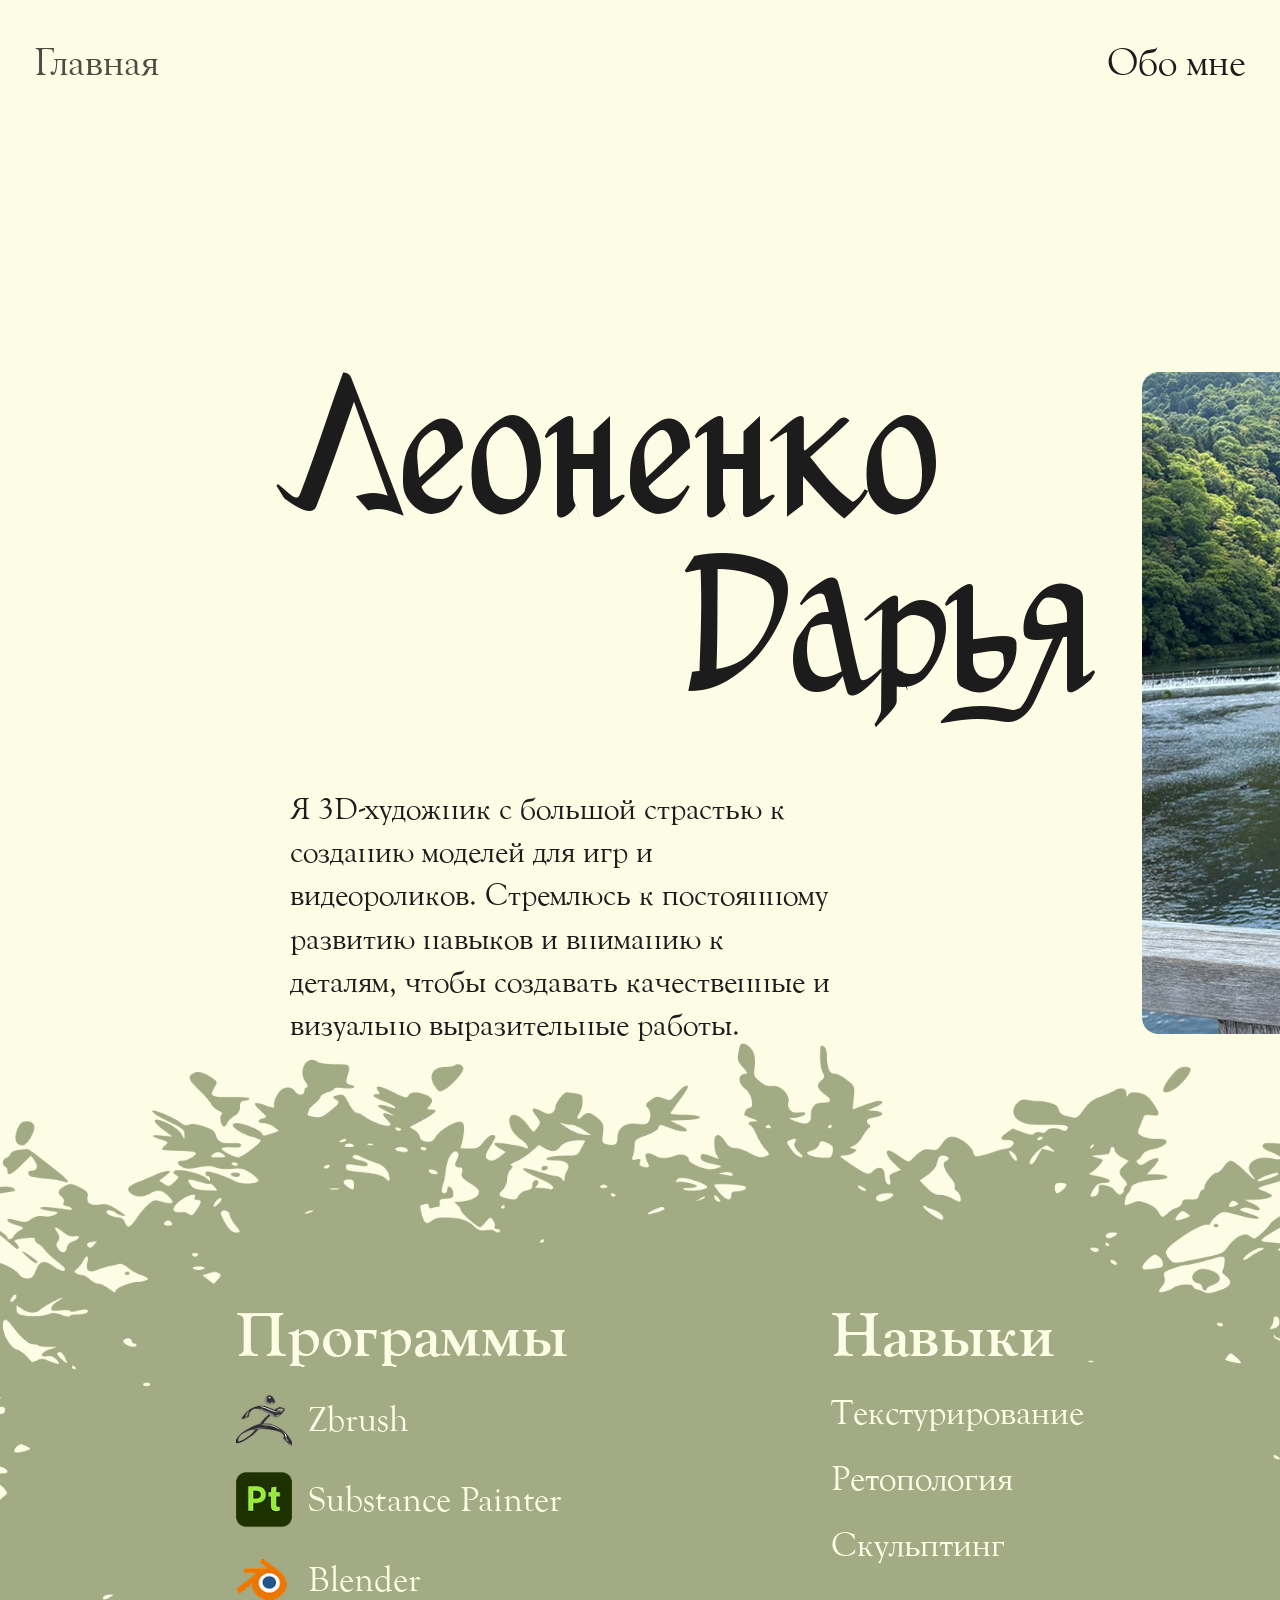
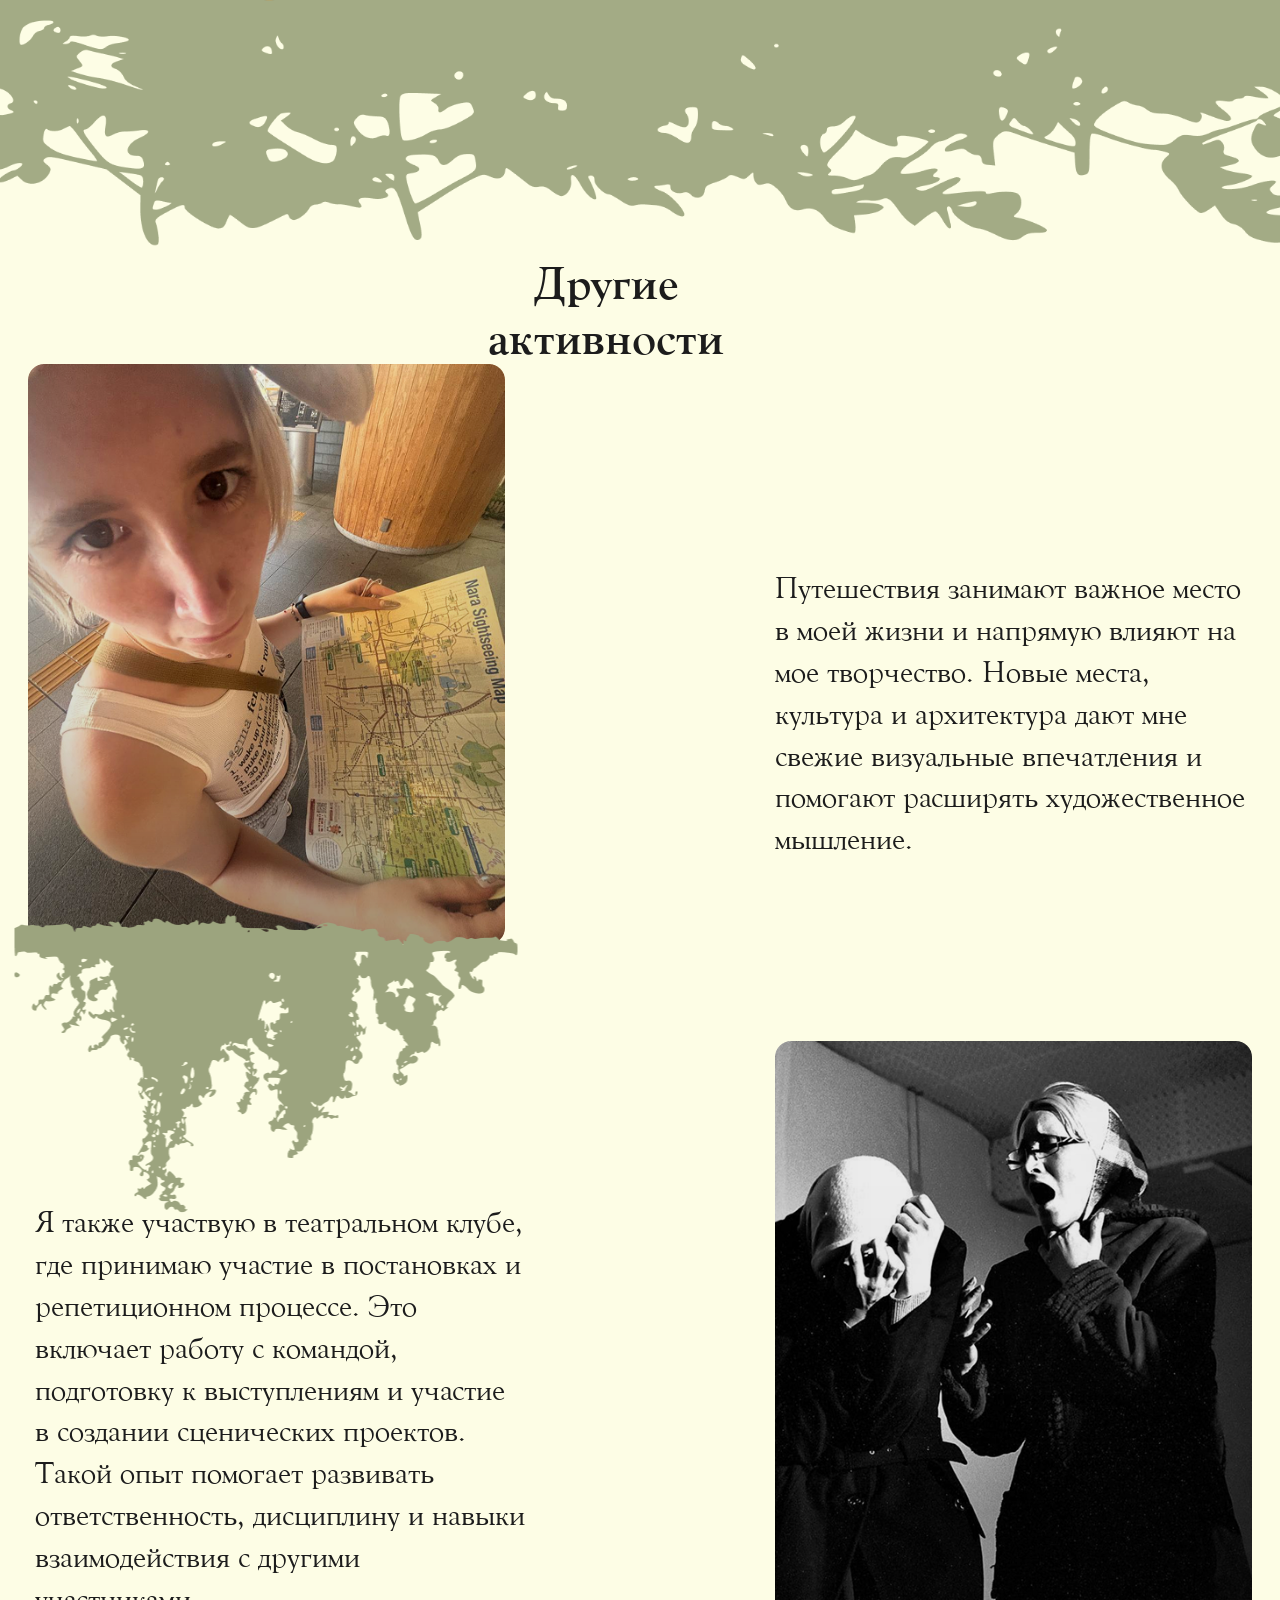
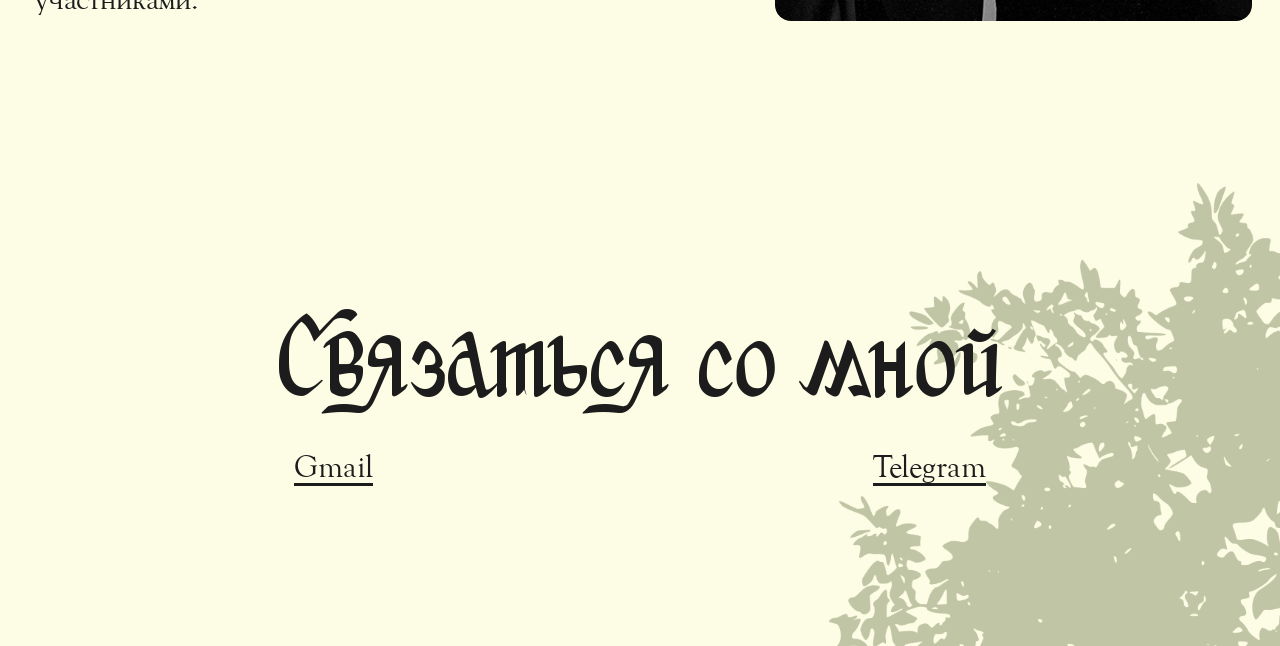
<file: about.html>
<!doctype html>
<html lang="ru">
  <head>
    <meta charset="UTF-8" />
    <meta name="viewport" content="width=device-width, initial-scale=1" />
    <title>Обо мне — Леоненко Дарья</title>
    <link rel="stylesheet" href="./styles.css" />
  </head>
  <body id="top">
    <header class="header">
      <nav class="nav" aria-label="Основная навигация">
        <a class="nav__link" href="./index.html">Главная</a>
        <div class="nav__title" aria-label="Профессия и имя">
          
        </div>
        <a class="nav__link nav__link--active" href="./about.html">Обо мне</a>
      </nav>
    </header>

    <div class="about-shell">
      <div class="tree-decor-wrap tree-decor-wrap--bg" aria-hidden="true">
        <img class="tree-decor tree-decor--4" src="./img/tree4.png" alt="" />
      </div>
      <main class="page page--about">
        <section class="about-hero" aria-label="О художнике">
          <h1 class="about-hero__name" aria-label="Леоненко Дарья">
            <span class="about-hero__name-line about-hero__name-line--top">Леоненко</span>
            <span class="about-hero__name-line about-hero__name-line--bottom">Дарья</span>
          </h1>
          <p class="about-hero__text">
            Я 3D-художник с большой страстью к созданию моделей для игр и видеороликов. Стремлюсь к постоянному развитию навыков и вниманию к деталям, чтобы создавать качественные и визуально выразительные работы.
          </p>
          <div class="about-hero__photo-wrap">
            <img
              class="about-hero__photo"
              src="./img/%D1%84%D0%BE%D1%82%D0%BE.png"
              alt="Портрет"
              width="544"
              height="662"
            />
          </div>
        </section>

        <section class="skills-band" aria-label="Программы и навыки">
          <div class="skills-band__column">
            <h2 class="skills-band__title">Программы</h2>
            <ul class="skills-list">
              <li>
                <span class="skills-list__icon skills-list__icon--zbrush" aria-hidden="true"></span>
                Zbrush
              </li>
              <li>
                <span class="skills-list__icon skills-list__icon--substance" aria-hidden="true"></span>
                Substance Painter
              </li>
              <li>
                <span class="skills-list__icon skills-list__icon--blender" aria-hidden="true"></span>
                Blender
              </li>
            </ul>
          </div>
          <div class="skills-band__column">
            <h2 class="skills-band__title">Навыки</h2>
            <ul class="skills-list">
              <li>Текстурирование</li>
              <li>Ретопология</li>
              <li>Скульптинг</li>
            </ul>
          </div>
        </section>

        <section class="activities activities--figma" aria-label="Другие активности">
          <div class="activities__canvas">
            <h2 class="activities__title">Другие активности</h2>

            <div class="activity-fig activity-fig--travel-media">
              <div class="activity-travel-wrap">
                <div class="activity__image activity__image--travel" role="img" aria-label="Путешествия"></div>
              </div>
            </div>

            <p class="activity-fig activity-fig--travel-copy">
              Путешествия занимают важное место в моей жизни и напрямую влияют на мое творчество. Новые места, культура и архитектура дают мне свежие визуальные впечатления и помогают расширять художественное мышление.
            </p>

            <div class="activity-fig activity-fig--theatre-decor" aria-hidden="true">
              <img
                class="activity-tree activity-tree--3"
                src="./img/tree3.png"
                alt=""
                aria-hidden="true"
              />
            </div>

            <div class="activity-fig activity-fig--theatre-media">
              <div class="activity__image activity__image--theatre" role="img" aria-label="Театральный клуб"></div>
            </div>

            <p class="activity-fig activity-fig--theatre-copy">
              Я также участвую в театральном клубе, где принимаю участие в постановках и репетиционном процессе. Это включает работу с командой, подготовку к выступлениям и участие в создании сценических проектов. Такой опыт помогает развивать ответственность, дисциплину и навыки взаимодействия с другими участниками.
            </p>
          </div>
        </section>

        <section class="contact contact--about" id="contact" aria-label="Связаться со мной">
          <h2 class="contact__title">Связаться со мной</h2>
          <div class="contact__links">
            <a class="contact__link" href="mailto:idashaleonenko@gmail.com">Gmail</a>
            <a class="contact__link" href="https://t.me/Difii" target="_blank" rel="noreferrer">Telegram</a>
          </div>
        </section>
      </main>
    </div>

    <a class="to-top to-top--about" href="#top" aria-label="Наверх">
      <img src="./img/up1.svg" alt="" width="53" height="126" decoding="async" />
      <span class="to-top__label">Наверх</span>
    </a>

    <script src="./script.js" defer></script>
  </body>
</html>
</file>
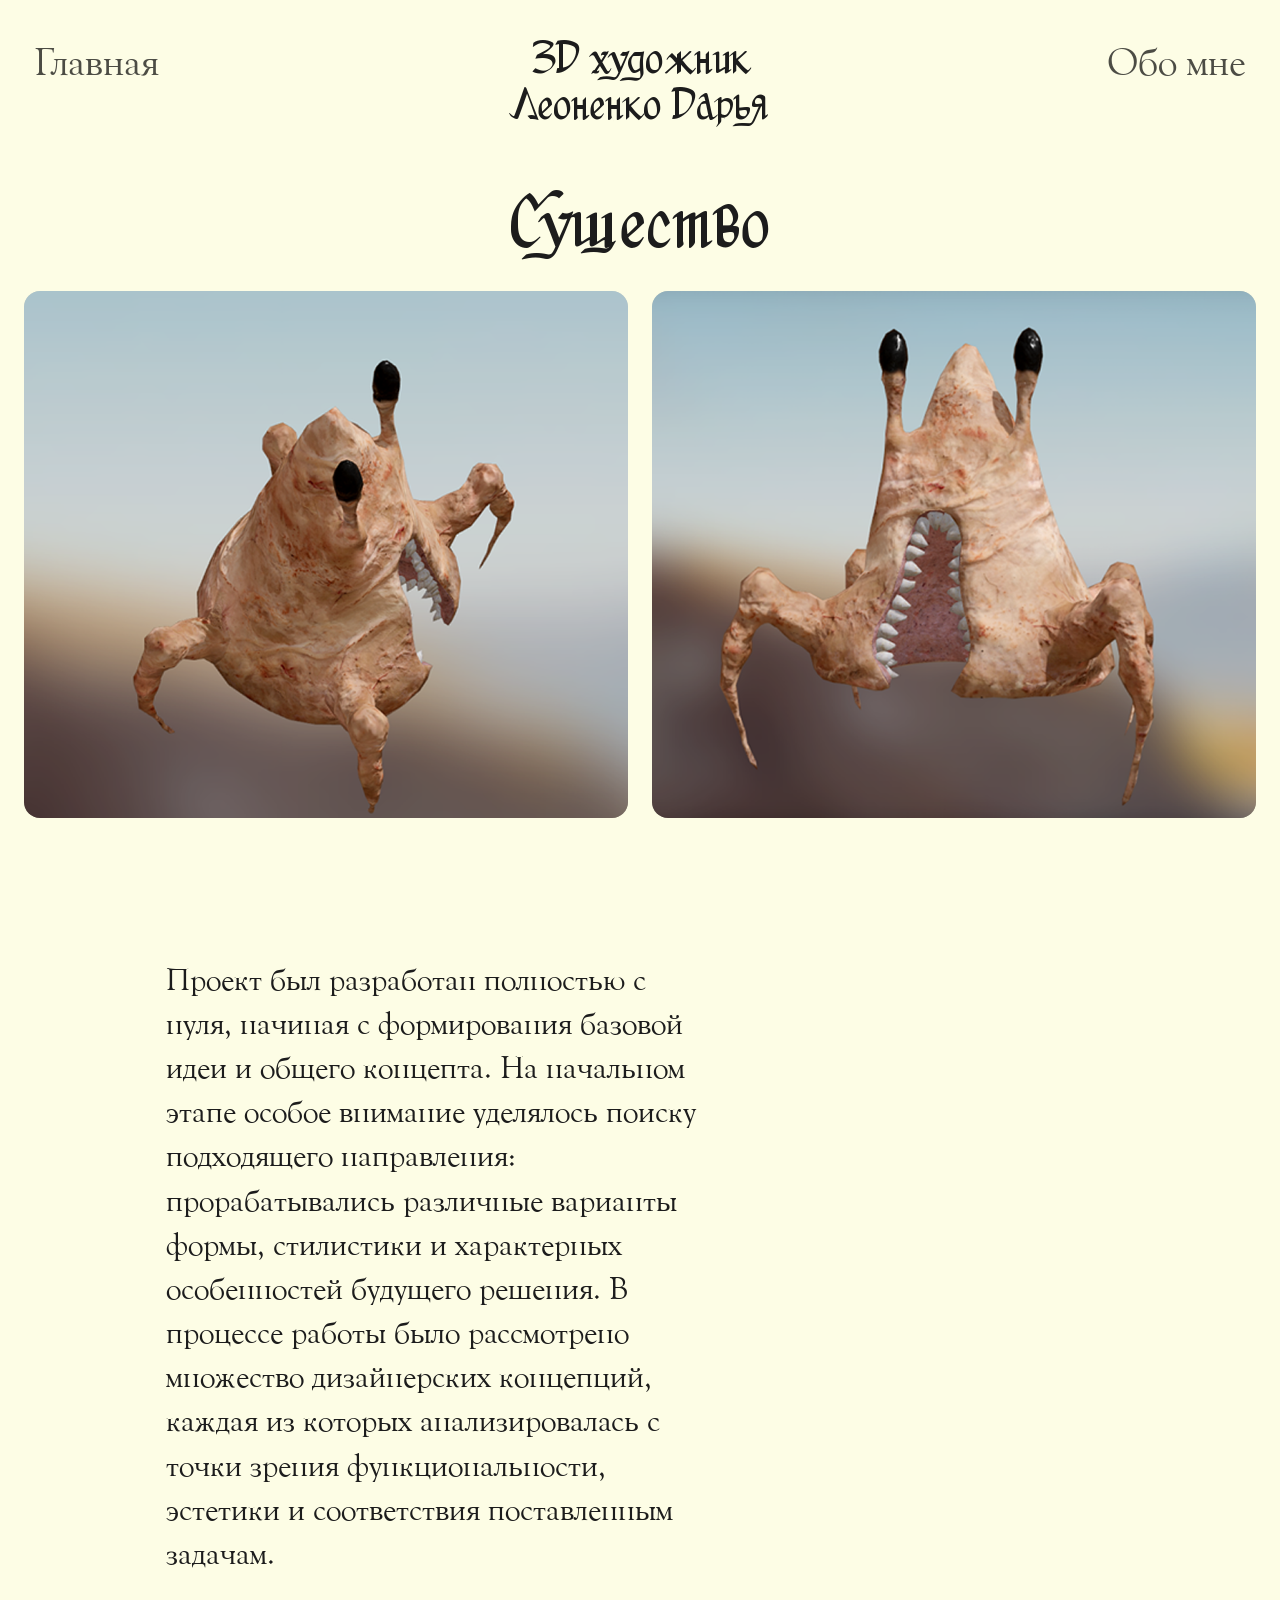
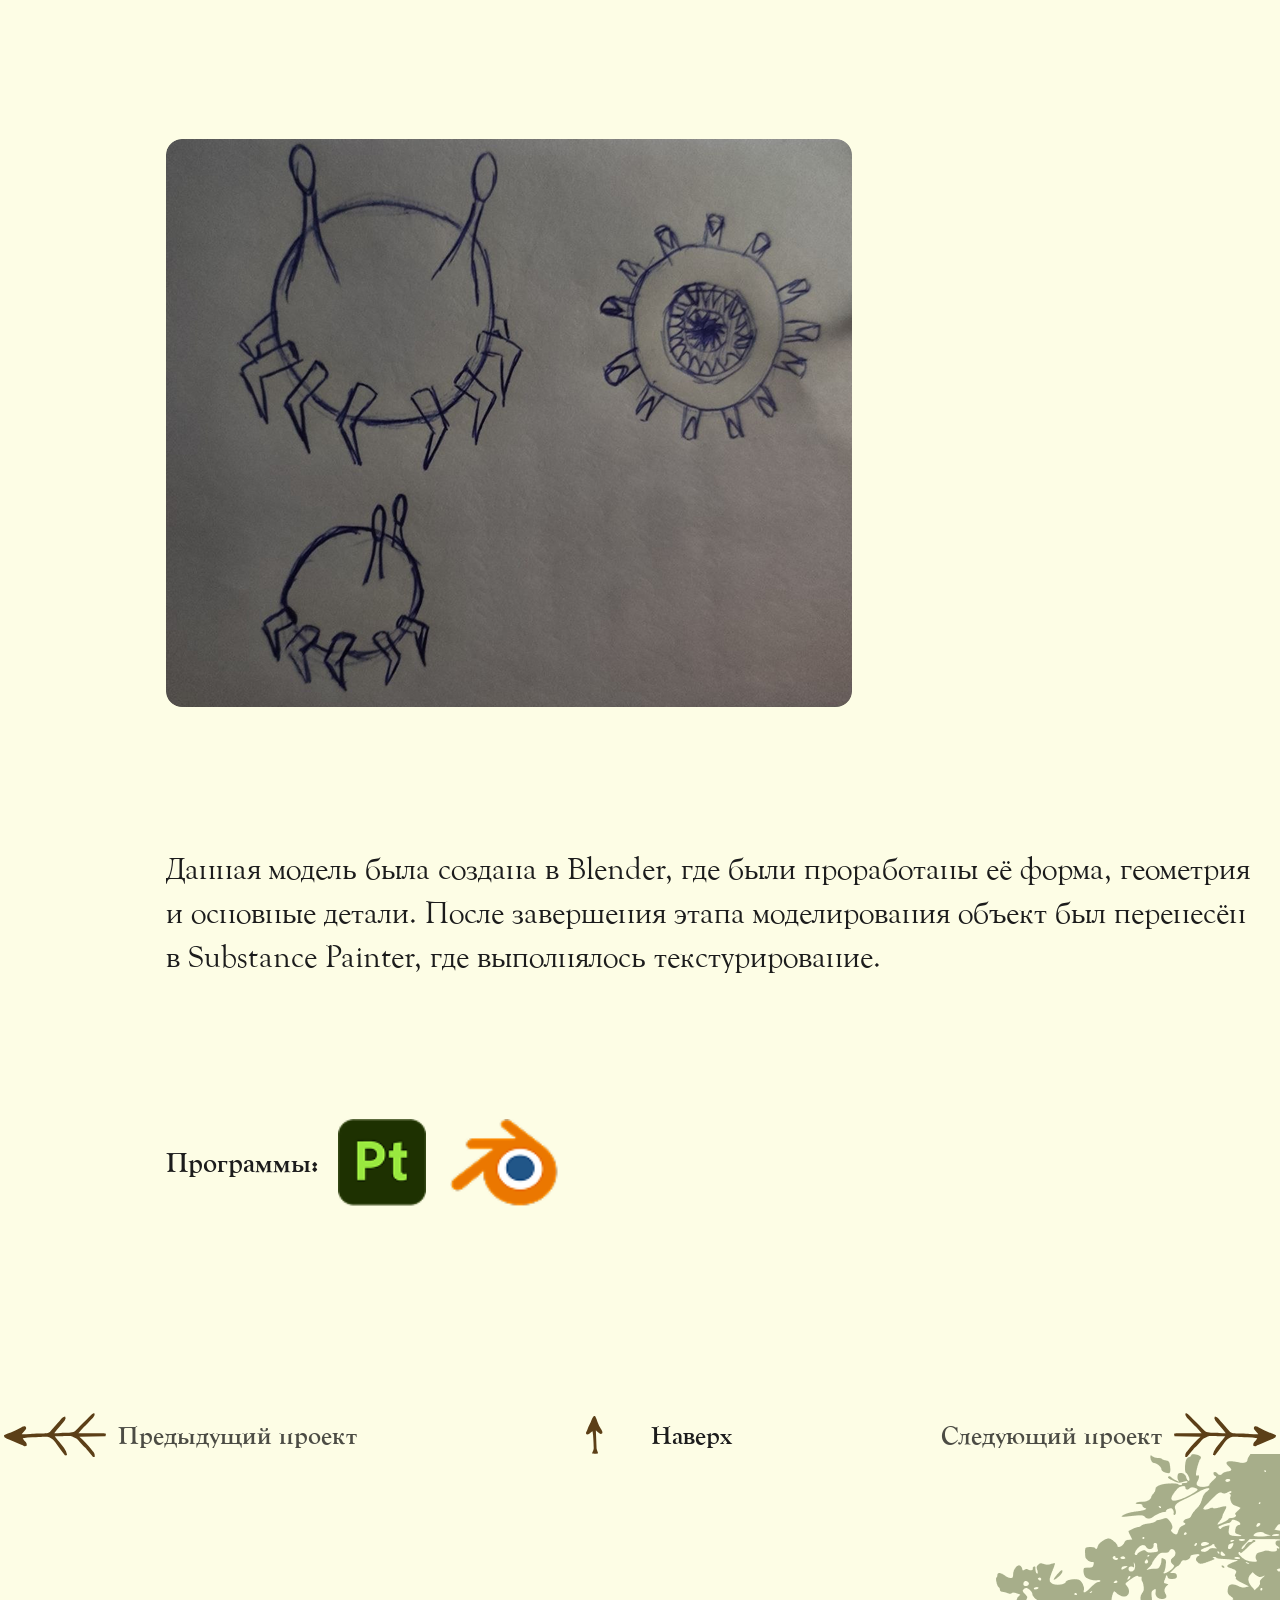
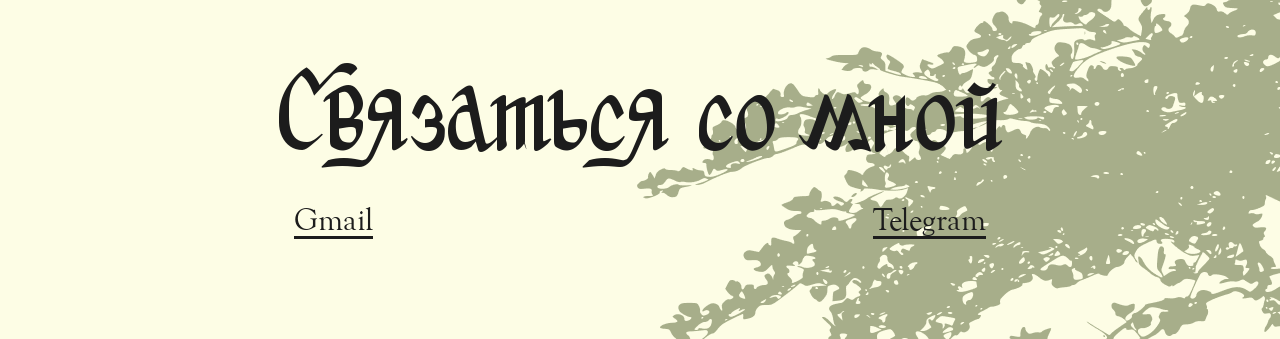
<file: creature.html>
<!doctype html>
<html lang="ru">
  <head>
    <meta charset="UTF-8" />
    <meta name="viewport" content="width=device-width, initial-scale=1" />
    <title>Существо — Леоненко Дарья</title>
    <link rel="stylesheet" href="./styles.css" />
  </head>
  <body id="top" class="body--creature">
    <header class="header">
      <nav class="nav" aria-label="Основная навигация">
        <a class="nav__link" href="./index.html">Главная</a>
        <div class="nav__title" aria-label="Профессия и имя">
          3D художник<br />
          Леоненко Дарья
        </div>
        <a class="nav__link" href="./about.html">Обо мне</a>
      </nav>
    </header>

    <div class="creature-shell">
      <div class="trees trees--punk" aria-hidden="true">
        <img class="tree tree--punk5" src="./img/tree5.png" alt="" />
      </div>

      <main class="page page--creature" aria-label="Кейс: Существо">
        <div class="creature-main">
          <h1 class="creature-main__title font-display">Существо</h1>

          <div class="creature-main__track">
            <div class="creature-main__row--2">
              <img
                class="creature-main__photo creature-main__photo--hero"
                src="./img/%D1%81%D1%83%D1%89%D0%B5%D1%81%D1%82%D0%B2%D0%BE1.png"
                alt=""
                width="828"
                height="722"
                loading="lazy"
                decoding="async"
              />
              <img
                class="creature-main__photo creature-main__photo--hero"
                src="./img/%D1%81%D1%83%D1%89%D0%B5%D1%81%D1%82%D0%B2%D0%BE2.png"
                alt=""
                width="828"
                height="722"
                loading="lazy"
                decoding="async"
              />
            </div>

            <div class="creature-main__split">
              <div class="creature-main__split-text">
                <p class="creature-main__text">
                  Проект был разработан полностью с нуля, начиная с формирования базовой идеи и общего
                  концепта. На начальном этапе особое внимание уделялось поиску подходящего направления:
                  прорабатывались различные варианты формы, стилистики и характерных особенностей будущего
                  решения. В процессе работы было рассмотрено множество дизайнерских концепций, каждая из
                  которых анализировалась с точки зрения функциональности, эстетики и соответствия
                  поставленным задачам.
                </p>
              </div>
              <img
                class="creature-main__photo creature-main__photo--side"
                src="./img/ref_creature.png"
                alt=""
                width="686"
                height="568"
                loading="lazy"
                decoding="async"
              />
            </div>

            <div class="creature-main__text--wide">
              <p class="creature-main__text">
                Данная модель была создана в Blender, где были проработаны её форма, геометрия и основные
                детали. После завершения этапа моделирования объект был перенесён в Substance Painter, где
                выполнялось текстурирование.
              </p>
            </div>

            <section class="creature-main__programs" aria-label="Программы">
              <h2 class="creature-main__programs-title font-bold">Программы:</h2>
              <div class="creature-main__icons">
                <img src="./img/substance.png" alt="" width="88" height="88" decoding="async" />
                <img src="./img/blender.png" alt="" width="118" height="88" decoding="async" />
              </div>
            </section>
          </div>
        </div>

        <nav class="punk-project-nav" aria-label="Навигация по проектам">
          <a class="punk-project-nav__link" href="./punk.html">
            <img src="./img/left.svg" alt="" width="126" height="53" decoding="async" />
            <span class="punk-project-nav__label">Предыдущий проект</span>
          </a>
          <a class="punk-project-nav__link punk-project-nav__link--center" href="#top">
            <img
              class="punk-project-nav__up-icon"
              src="./img/up.svg"
              alt=""
              width="92"
              height="38"
              decoding="async"
            />
            <span class="punk-project-nav__label">Наверх</span>
          </a>
          <a class="punk-project-nav__link punk-project-nav__link--next" href="./kolba.html">
            <span class="punk-project-nav__label">Следующий проект</span>
            <img src="./img/right.svg" alt="" width="126" height="53" decoding="async" />
          </a>
        </nav>

        <section class="contact" id="contact" aria-label="Связаться со мной">
          <h2 class="contact__title">Связаться со мной</h2>
          <div class="contact__links">
            <a class="contact__link" href="mailto:idashaleonenko@gmail.com">Gmail</a>
            <a class="contact__link" href="https://t.me/Difii" target="_blank" rel="noreferrer"
              >Telegram</a
            >
          </div>
        </section>
      </main>
    </div>

    <script src="./script.js" defer></script>
  </body>
</html>
</file>
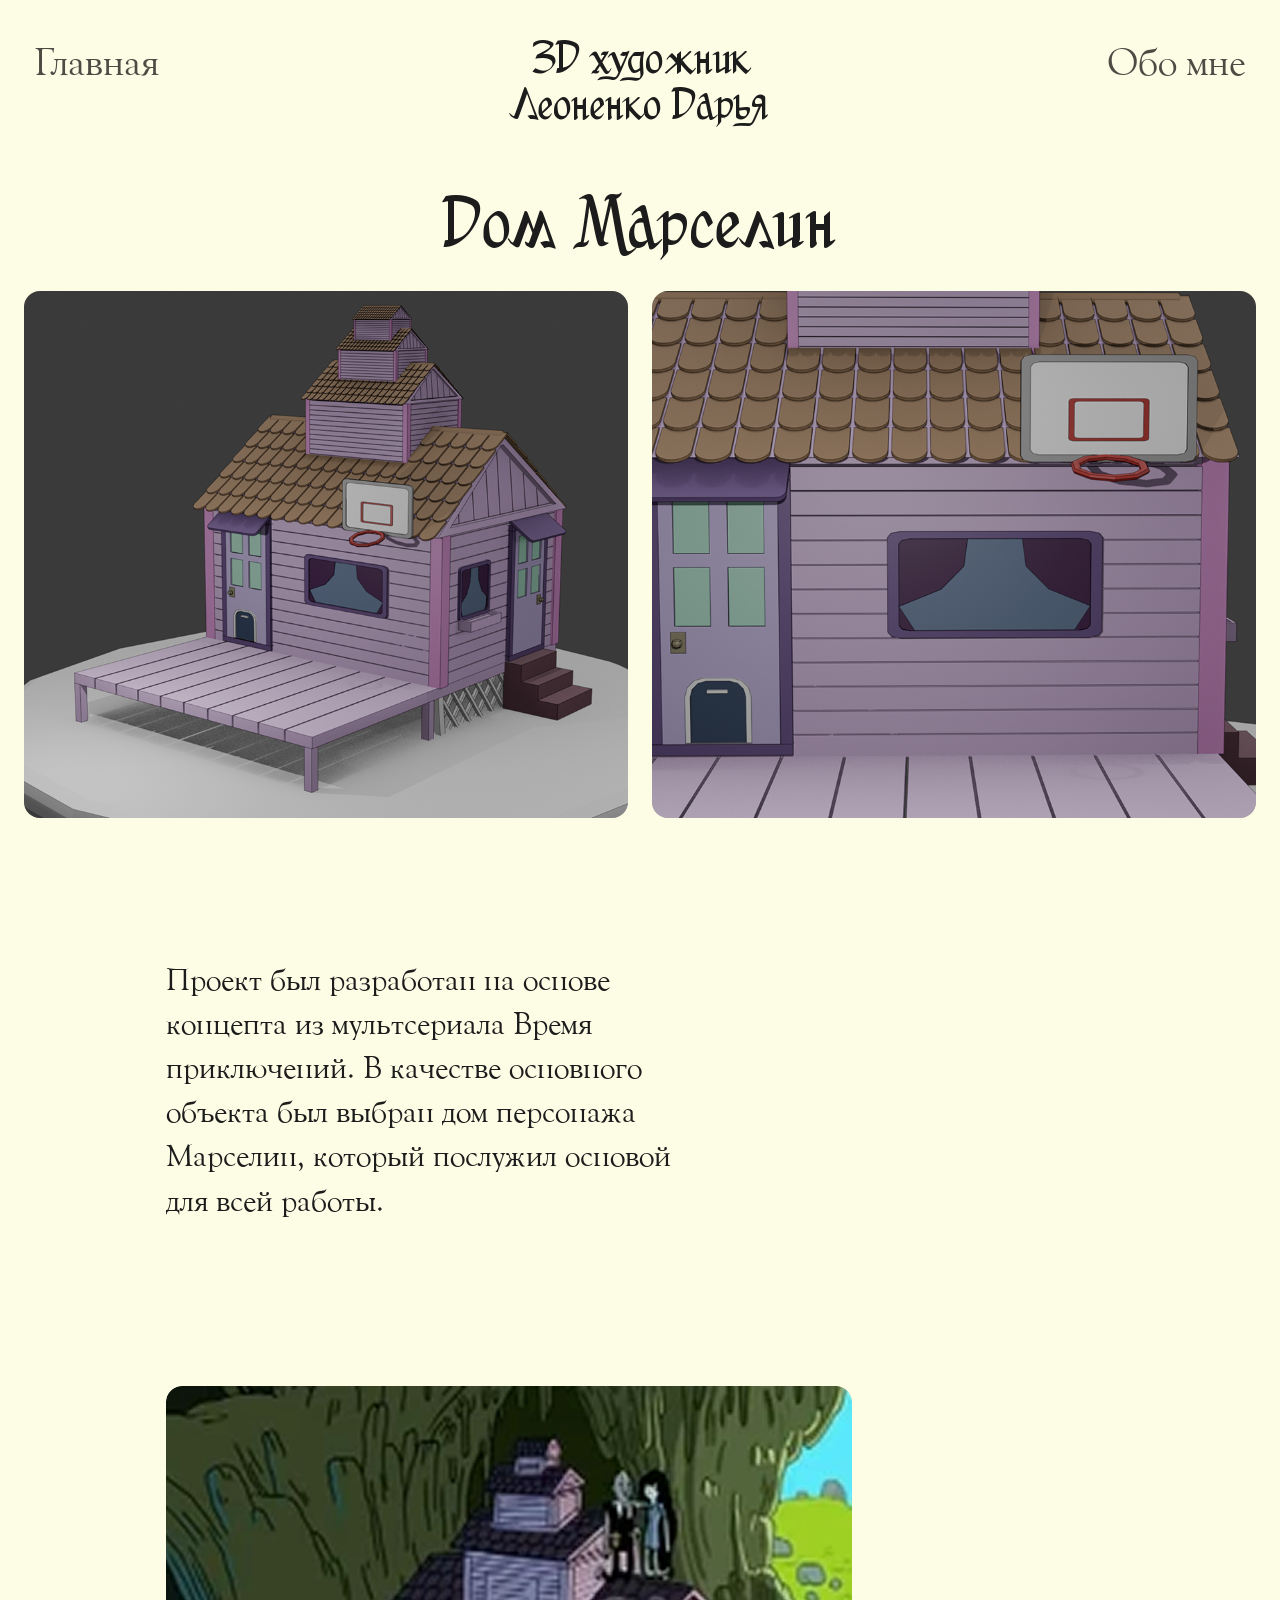
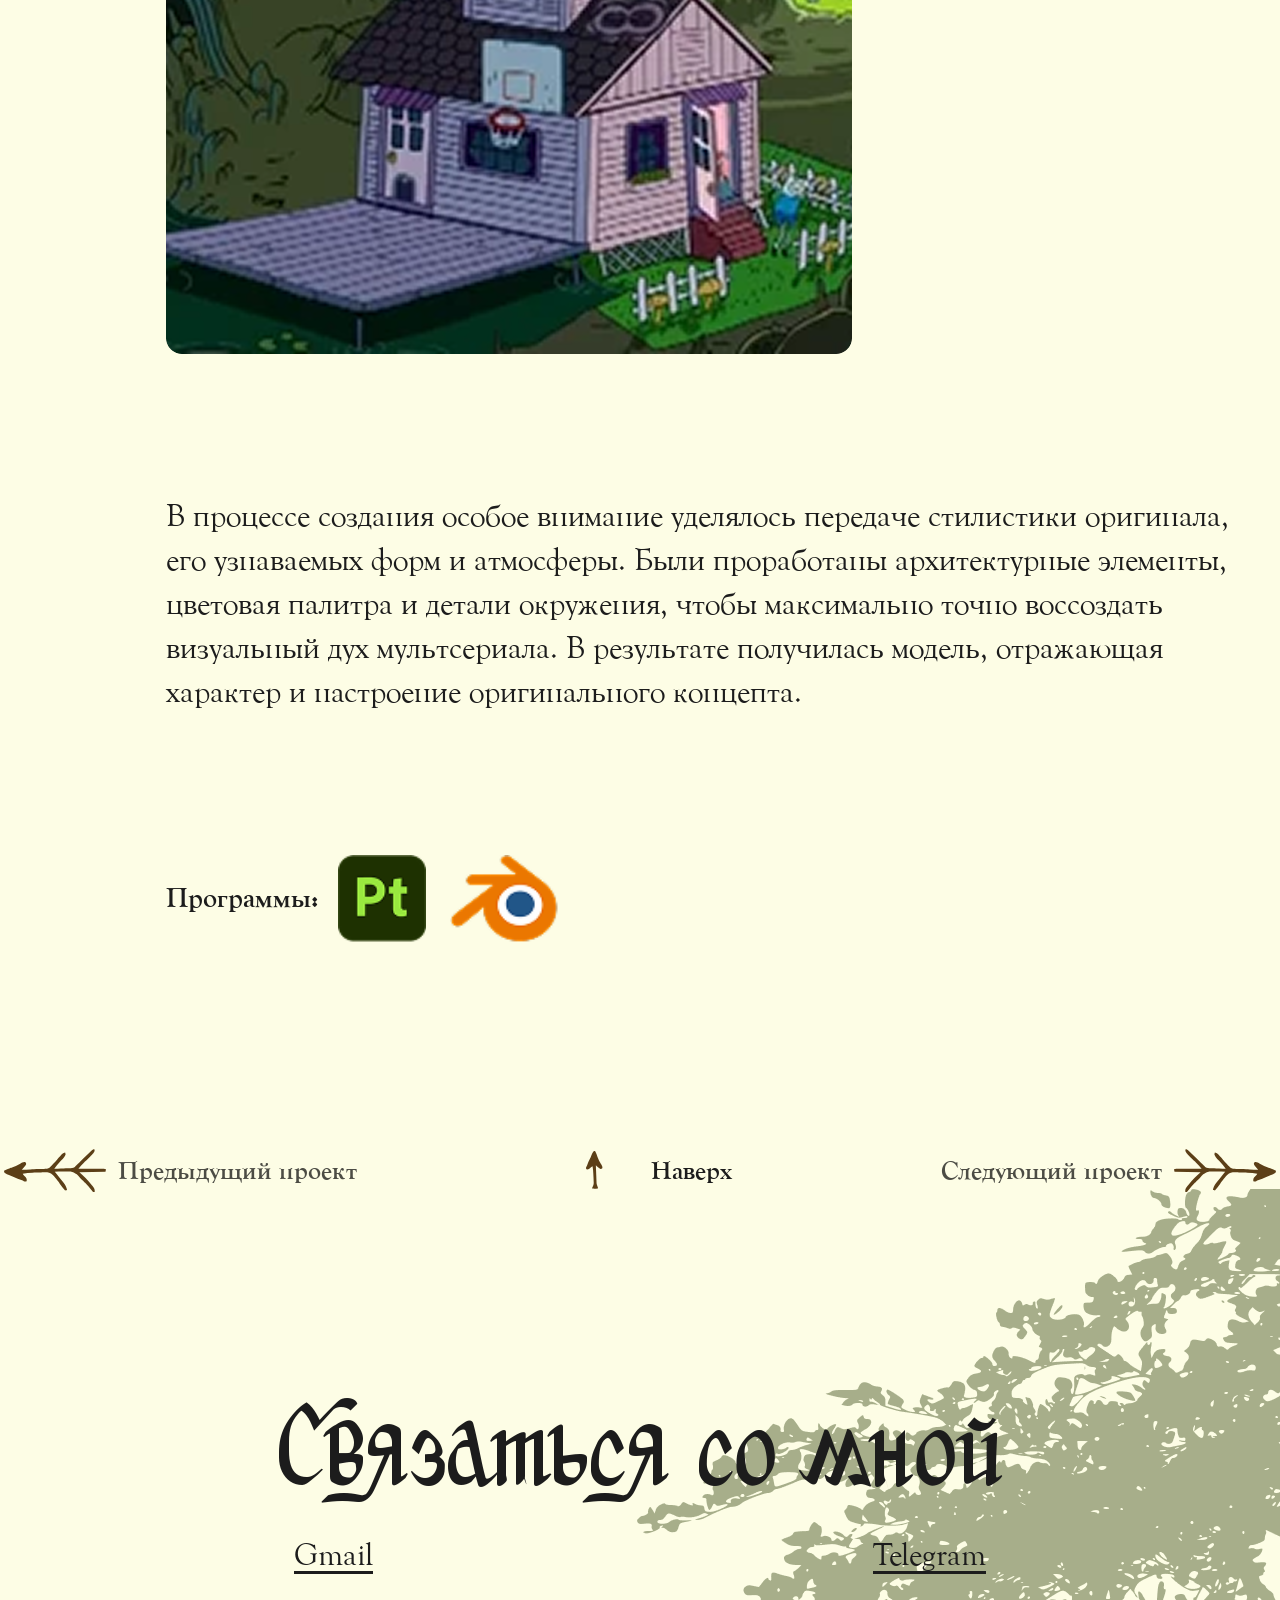
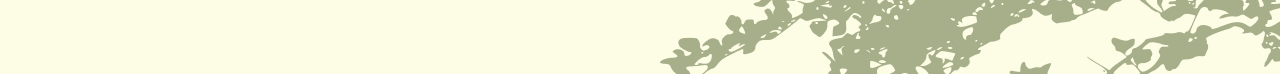
<file: house.html>
<!doctype html>
<html lang="ru">
  <head>
    <meta charset="UTF-8" />
    <meta name="viewport" content="width=device-width, initial-scale=1" />
    <title>Дом Марселин — Леоненко Дарья</title>
    <link rel="stylesheet" href="./styles.css" />
  </head>
  <body id="top" class="body--house">
    <header class="header">
      <nav class="nav" aria-label="Основная навигация">
        <a class="nav__link" href="./index.html">Главная</a>
        <div class="nav__title" aria-label="Профессия и имя">
          3D художник<br />
          Леоненко Дарья
        </div>
        <a class="nav__link" href="./about.html">Обо мне</a>
      </nav>
    </header>

    <div class="house-shell">
      <div class="trees trees--punk" aria-hidden="true">
        <img class="tree tree--punk5" src="./img/tree5.png" alt="" />
      </div>

      <main class="page page--house" aria-label="Кейс: Дом Марселин">
        <div class="house-main">
          <h1 class="house-main__title font-display">Дом Марселин</h1>

          <div class="house-main__track">
            <div class="house-main__row--2">
              <img
                class="house-main__photo house-main__photo--hero"
                src="./img/%D0%B4%D0%BE%D0%BC1.png"
                alt=""
                width="828"
                height="722"
                loading="lazy"
                decoding="async"
              />
              <img
                class="house-main__photo house-main__photo--hero"
                src="./img/%D0%B4%D0%BE%D0%BC2.png"
                alt=""
                width="828"
                height="722"
                loading="lazy"
                decoding="async"
              />
            </div>

            <div class="house-main__split">
              <div class="house-main__split-text">
                <p class="house-main__text">
                  Проект был разработан на основе концепта из мультсериала Время приключений. В качестве
                  основного объекта был выбран дом персонажа Марселин, который послужил основой для всей
                  работы.
                </p>
              </div>
              <img
                class="house-main__photo house-main__photo--side"
                src="./img/дом.png"
                alt=""
                width="686"
                height="568"
                loading="lazy"
                decoding="async"
              />
            </div>

            <div class="house-main__text--wide">
              <p class="house-main__text">
                В процессе создания особое внимание уделялось передаче стилистики оригинала, его
                узнаваемых форм и атмосферы. Были проработаны архитектурные элементы, цветовая палитра и
                детали окружения, чтобы максимально точно воссоздать визуальный дух мультсериала. В
                результате получилась модель, отражающая характер и настроение оригинального концепта.
              </p>
            </div>

            <section class="house-main__programs" aria-label="Программы">
              <h2 class="house-main__programs-title font-bold">Программы:</h2>
              <div class="house-main__icons">
                <img src="./img/substance.png" alt="" width="88" height="88" decoding="async" />
                <img src="./img/blender.png" alt="" width="118" height="88" decoding="async" />
              </div>
            </section>
          </div>
        </div>

        <nav class="punk-project-nav" aria-label="Навигация по проектам">
          <a class="punk-project-nav__link" href="./kolba.html">
            <img src="./img/left.svg" alt="" width="126" height="53" decoding="async" />
            <span class="punk-project-nav__label">Предыдущий проект</span>
          </a>
          <a class="punk-project-nav__link punk-project-nav__link--center" href="#top">
            <img
              class="punk-project-nav__up-icon"
              src="./img/up.svg"
              alt=""
              width="92"
              height="38"
              decoding="async"
            />
            <span class="punk-project-nav__label">Наверх</span>
          </a>
          <a class="punk-project-nav__link punk-project-nav__link--next" href="./gnome.html">
            <span class="punk-project-nav__label">Следующий проект</span>
            <img src="./img/right.svg" alt="" width="126" height="53" decoding="async" />
          </a>
        </nav>

        <section class="contact" id="contact" aria-label="Связаться со мной">
          <h2 class="contact__title">Связаться со мной</h2>
          <div class="contact__links">
            <a class="contact__link" href="mailto:idashaleonenko@gmail.com">Gmail</a>
            <a class="contact__link" href="https://t.me/Difii" target="_blank" rel="noreferrer"
              >Telegram</a
            >
          </div>
        </section>
      </main>
    </div>

    <script src="./script.js" defer></script>
  </body>
</html>
</file>
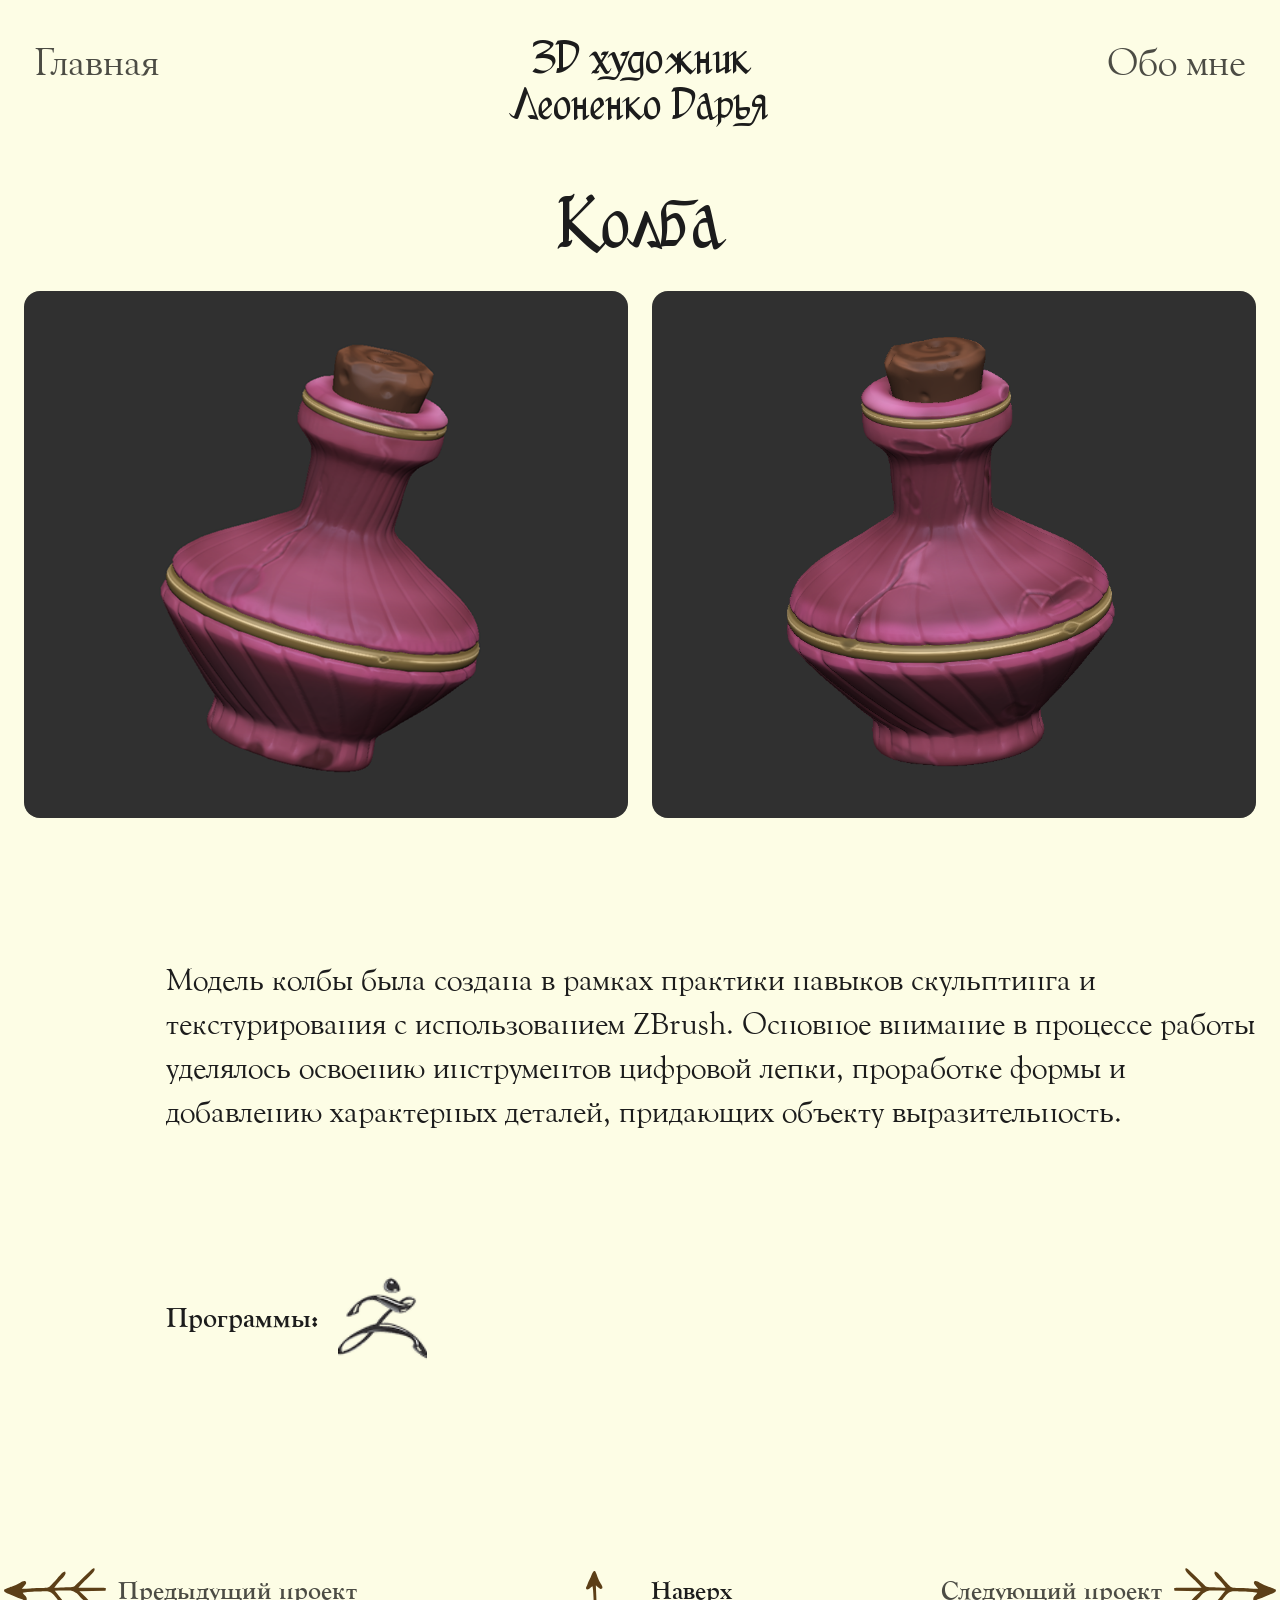
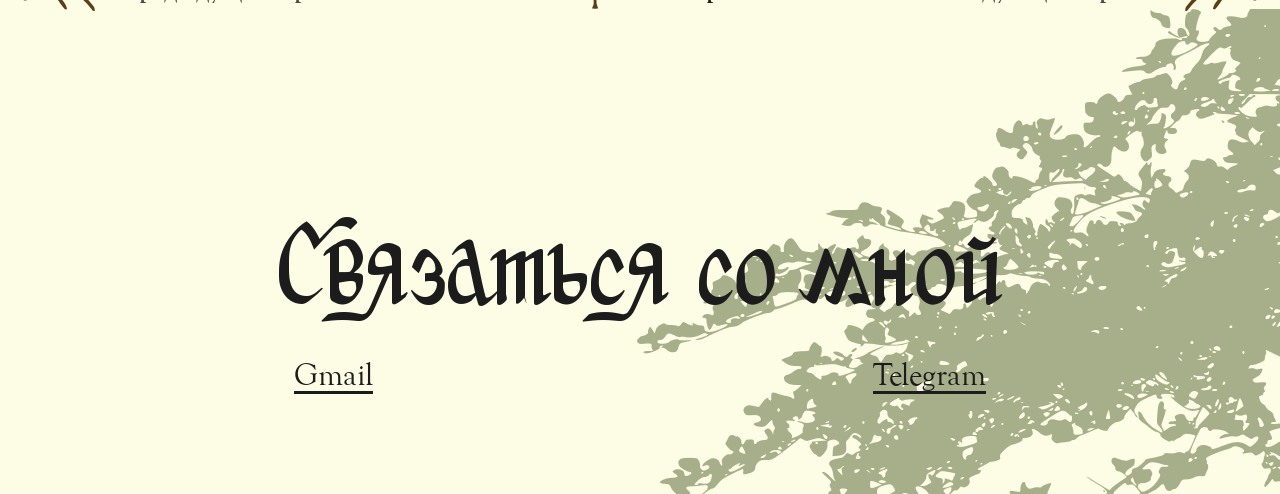
<file: kolba.html>
<!doctype html>
<html lang="ru">
  <head>
    <meta charset="UTF-8" />
    <meta name="viewport" content="width=device-width, initial-scale=1" />
    <title>Колба — Леоненко Дарья</title>
    <link rel="stylesheet" href="./styles.css" />
  </head>
  <body id="top" class="body--kolba">
    <header class="header">
      <nav class="nav" aria-label="Основная навигация">
        <a class="nav__link" href="./index.html">Главная</a>
        <div class="nav__title" aria-label="Профессия и имя">
          3D художник<br />
          Леоненко Дарья
        </div>
        <a class="nav__link" href="./about.html">Обо мне</a>
      </nav>
    </header>

    <div class="kolba-shell">
      <div class="trees trees--punk" aria-hidden="true">
        <img class="tree tree--punk5" src="./img/tree5.png" alt="" />
      </div>

      <main class="page page--kolba" aria-label="Кейс: Колба">
        <div class="kolba-main">
          <h1 class="kolba-main__title font-display">Колба</h1>

          <div class="kolba-main__track">
            <div class="kolba-main__row--2">
              <img
                class="kolba-main__photo kolba-main__photo--hero"
                src="./img/%D0%BA%D0%BE%D0%BB%D0%B1%D0%B01.png"
                alt=""
                width="828"
                height="722"
                loading="lazy"
                decoding="async"
              />
              <img
                class="kolba-main__photo kolba-main__photo--hero"
                src="./img/%D0%BA%D0%BE%D0%BB%D0%B1%D0%B02.png"
                alt=""
                width="828"
                height="722"
                loading="lazy"
                decoding="async"
              />
            </div>

            <div class="kolba-main__text--wide">
              <p class="kolba-main__text">
                Модель колбы была создана в рамках практики навыков скульптинга и текстурирования с
                использованием ZBrush. Основное внимание в процессе работы уделялось освоению
                инструментов цифровой лепки, проработке формы и добавлению характерных деталей,
                придающих объекту выразительность.
              </p>
            </div>

            <section class="kolba-main__programs" aria-label="Программы">
              <h2 class="kolba-main__programs-title font-bold">Программы:</h2>
              <div class="kolba-main__icons">
                <img src="./img/zbrush.png" alt="" width="89" height="88" decoding="async" />
              </div>
            </section>
          </div>
        </div>

        <nav class="punk-project-nav" aria-label="Навигация по проектам">
          <a class="punk-project-nav__link" href="./creature.html">
            <img src="./img/left.svg" alt="" width="126" height="53" decoding="async" />
            <span class="punk-project-nav__label">Предыдущий проект</span>
          </a>
          <a class="punk-project-nav__link punk-project-nav__link--center" href="#top">
            <img
              class="punk-project-nav__up-icon"
              src="./img/up.svg"
              alt=""
              width="92"
              height="38"
              decoding="async"
            />
            <span class="punk-project-nav__label">Наверх</span>
          </a>
          <a class="punk-project-nav__link punk-project-nav__link--next" href="./house.html">
            <span class="punk-project-nav__label">Следующий проект</span>
            <img src="./img/right.svg" alt="" width="126" height="53" decoding="async" />
          </a>
        </nav>

        <section class="contact" id="contact" aria-label="Связаться со мной">
          <h2 class="contact__title">Связаться со мной</h2>
          <div class="contact__links">
            <a class="contact__link" href="mailto:idashaleonenko@gmail.com">Gmail</a>
            <a class="contact__link" href="https://t.me/Difii" target="_blank" rel="noreferrer"
              >Telegram</a
            >
          </div>
        </section>
      </main>
    </div>

    <script src="./script.js" defer></script>
  </body>
</html>
</file>
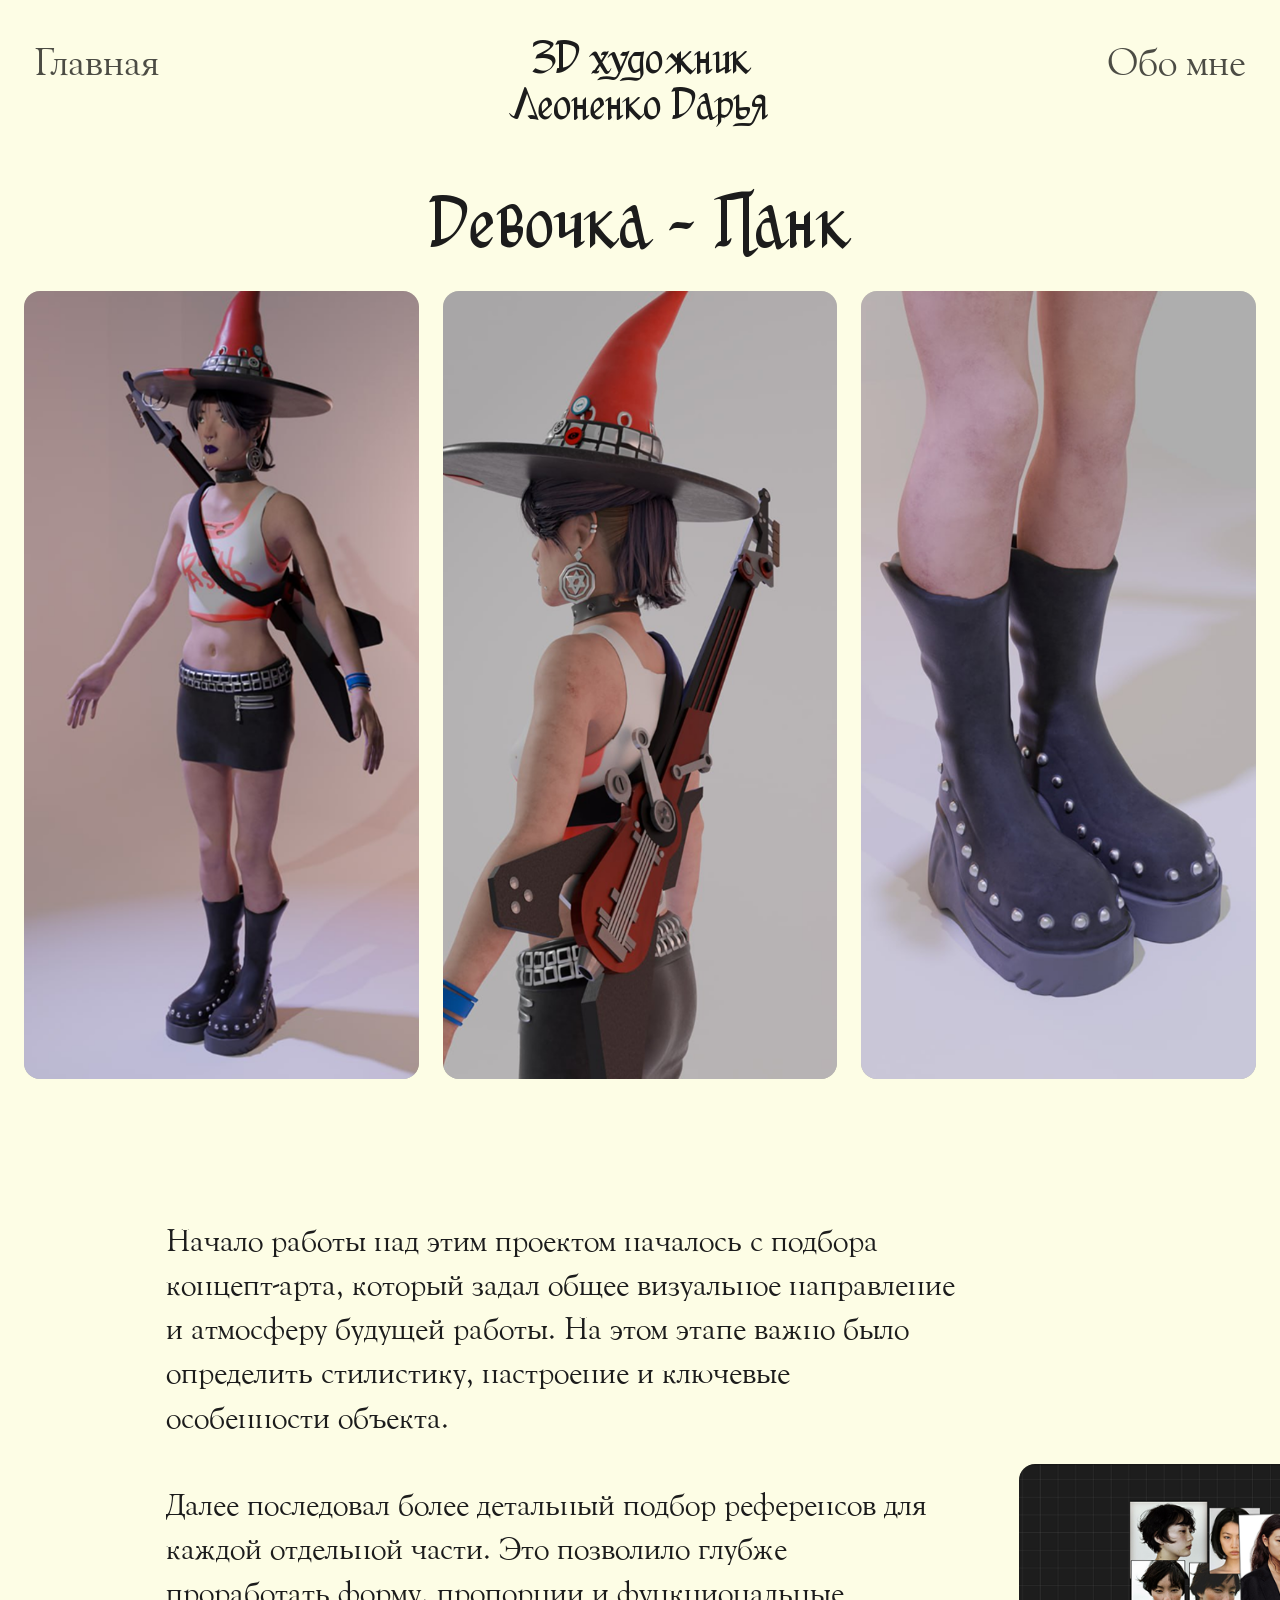
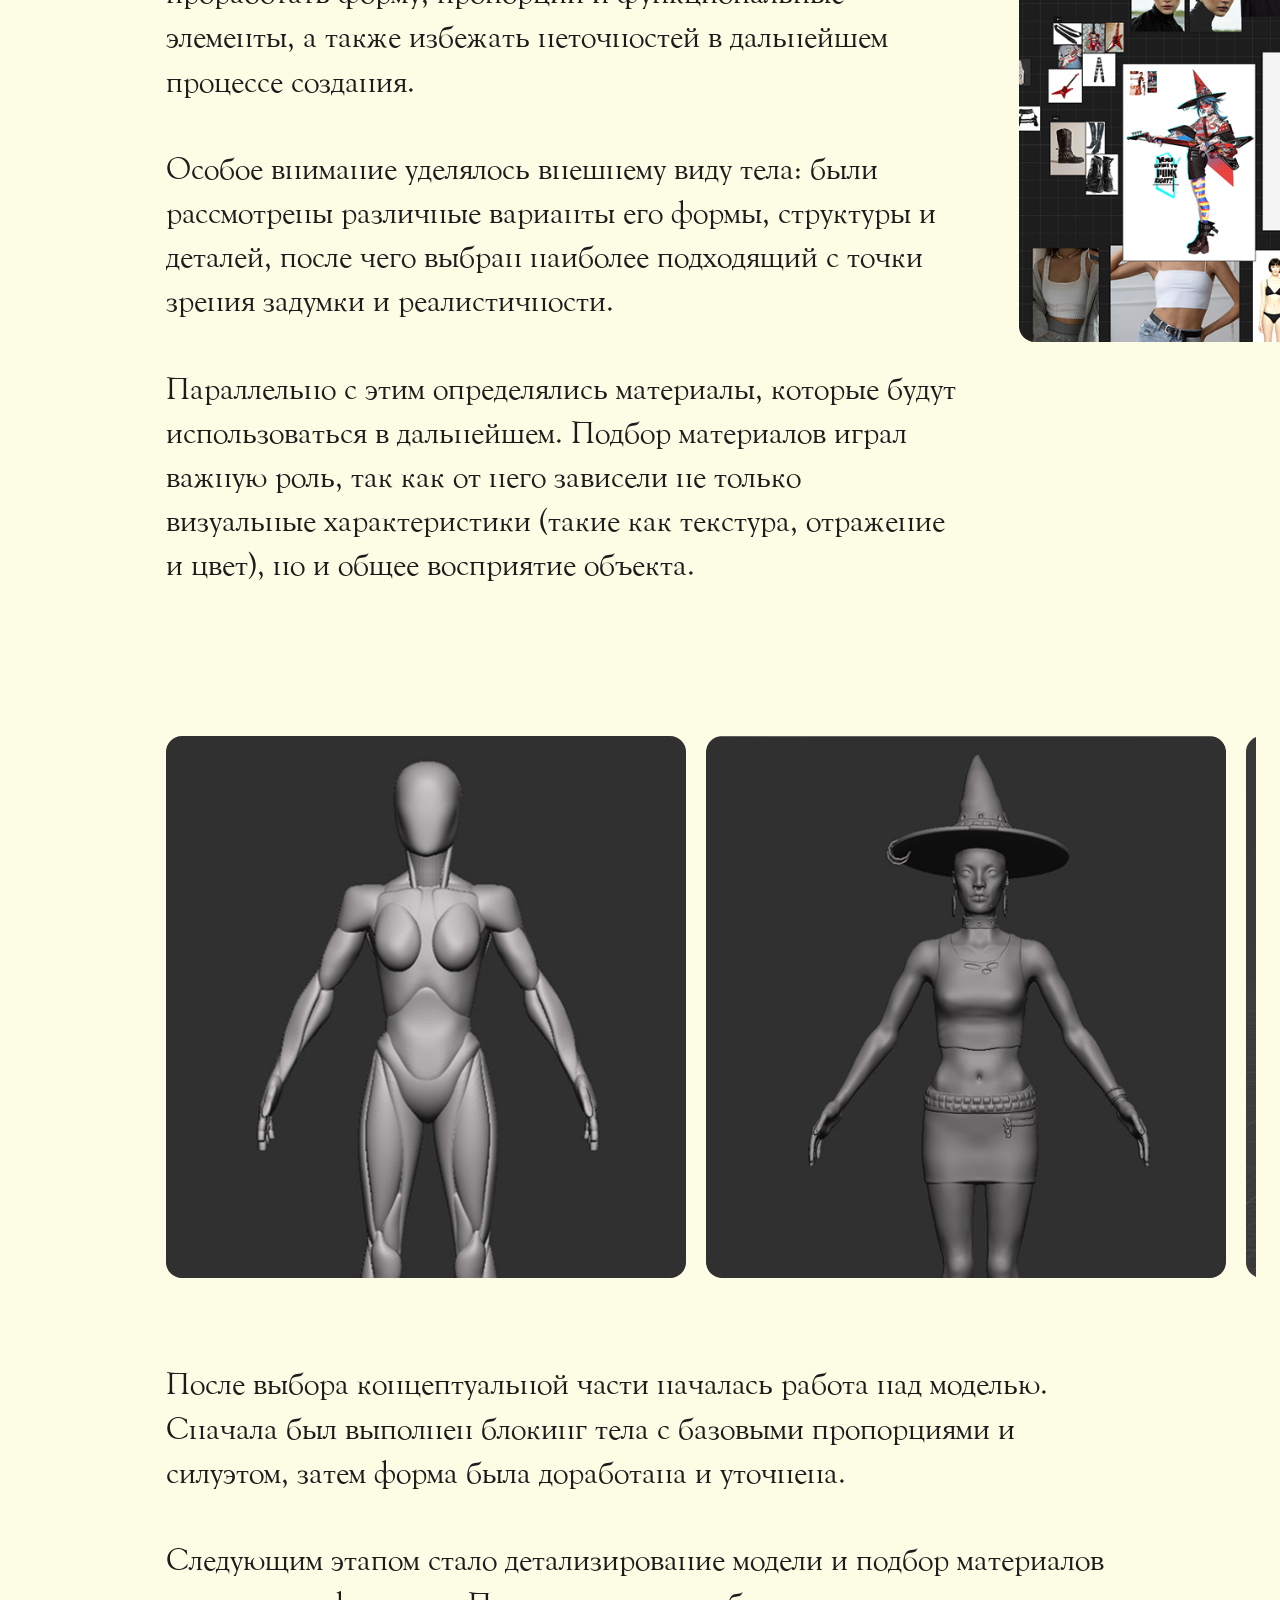
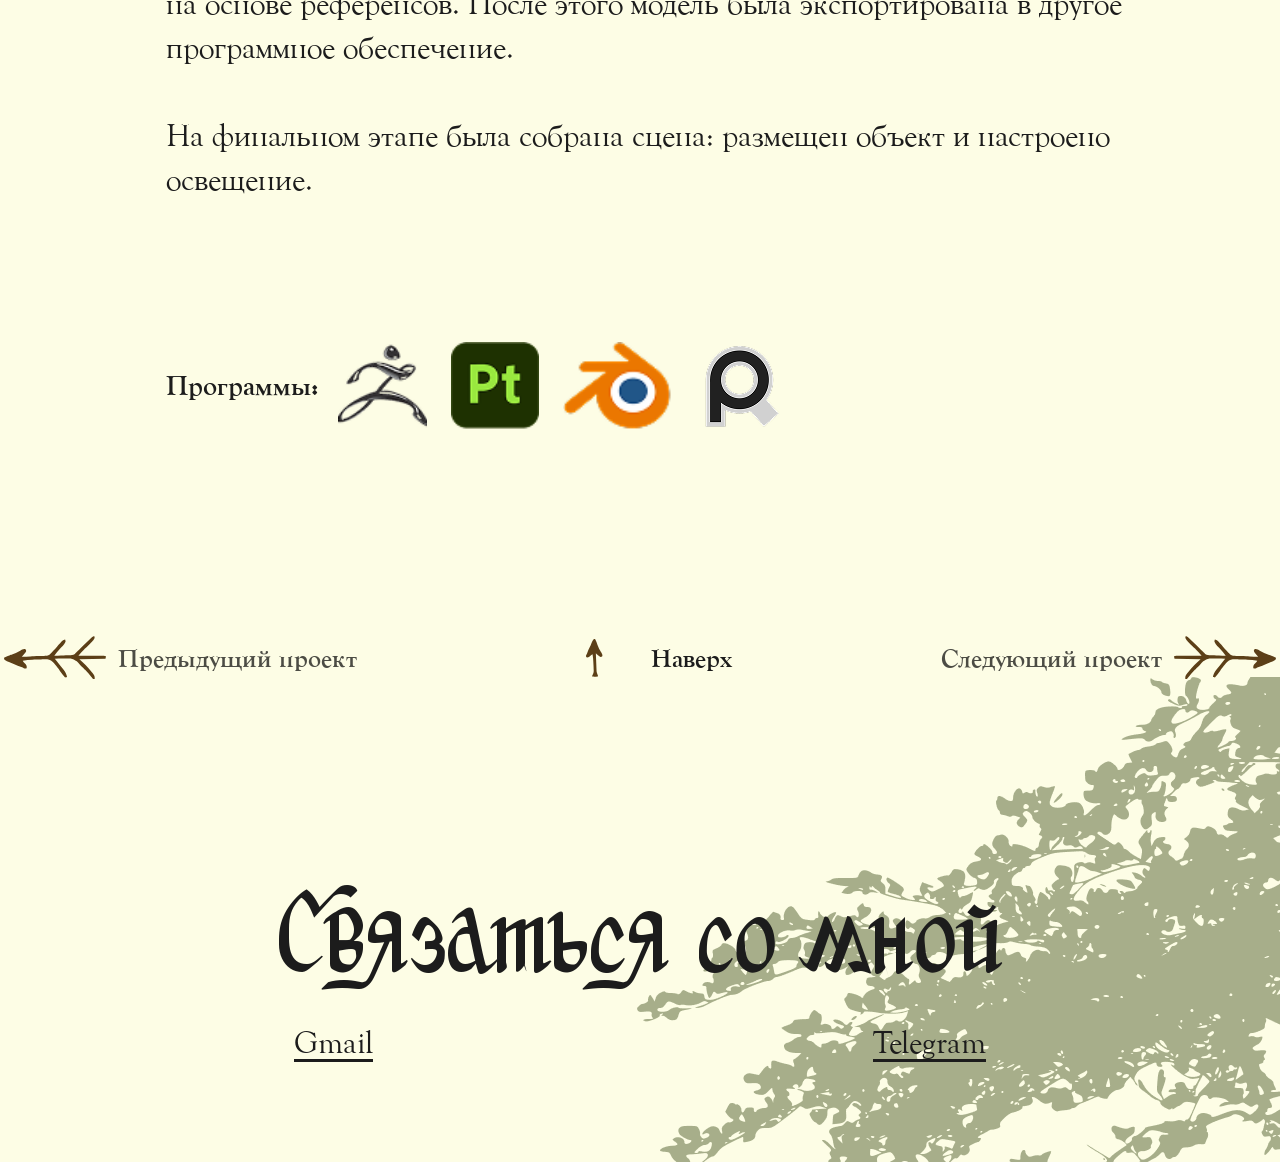
<file: punk.html>
<!doctype html>
<html lang="ru">
  <head>
    <meta charset="UTF-8" />
    <meta name="viewport" content="width=device-width, initial-scale=1" />
    <title>Девочка - Панк — Леоненко Дарья</title>
    <link rel="stylesheet" href="./styles.css" />
  </head>
  <body id="top" class="body--punk">
    <header class="header">
      <nav class="nav" aria-label="Основная навигация">
        <a class="nav__link" href="./index.html">Главная</a>
        <div class="nav__title" aria-label="Профессия и имя">
          3D художник<br />
          Леоненко Дарья
        </div>
        <a class="nav__link" href="./about.html">Обо мне</a>
      </nav>
    </header>

    <div class="punk-shell">
      <div class="trees trees--punk" aria-hidden="true">
        <img class="tree tree--punk5" src="./img/tree5.png" alt="" />
      </div>

      <main class="page page--punk" aria-label="Кейс: Девочка - Панк">
        <div class="punk-main">
          <h1 class="punk-main__title font-display">Девочка - Панк</h1>

          <div class="punk-main__track">
          <div class="punk-main__row punk-main__row--3">
            <img
              class="punk-main__photo"
              src="./img/punk1.png"
              alt=""
              width="544"
              height="1086"
              loading="lazy"
              decoding="async"
            />
            <img
              class="punk-main__photo"
              src="./img/punk2.png"
              alt=""
              width="544"
              height="1086"
              loading="lazy"
              decoding="async"
            />
            <img
              class="punk-main__photo"
              src="./img/punk3.png"
              alt=""
              width="544"
              height="1086"
              loading="lazy"
              decoding="async"
            />
          </div>

          <div class="punk-main__split">
            <div class="punk-main__split-text">
              <p class="punk-main__text">
                Начало работы над этим проектом началось с подбора концепт-арта, который задал общее
                визуальное направление и атмосферу будущей работы. На этом этапе важно было определить
                стилистику, настроение и ключевые особенности объекта.
              </p>
              <p class="punk-main__text">
                Далее последовал более детальный подбор референсов для каждой отдельной части. Это
                позволило глубже проработать форму, пропорции и функциональные элементы, а также
                избежать неточностей в дальнейшем процессе создания.
              </p>
              <p class="punk-main__text">
                Особое внимание уделялось внешнему виду тела: были рассмотрены различные варианты его
                формы, структуры и деталей, после чего выбран наиболее подходящий с точки зрения
                задумки и реалистичности.
              </p>
              <p class="punk-main__text">
                Параллельно с этим определялись материалы, которые будут использоваться в дальнейшем.
                Подбор материалов играл важную роль, так как от него зависели не только визуальные
                характеристики (такие как текстура, отражение и цвет), но и общее восприятие объекта.
              </p>
            </div>
            <img
              class="punk-main__photo punk-main__photo--side"
              src="./img/punk_ref.png"
              alt=""
              width="544"
              height="568"
              loading="lazy"
              decoding="async"
            />
          </div>

          <div class="punk-main__slider-block">
            <div
              class="punk-slider"
              tabindex="0"
              aria-label="Галерея кадров: прокрутка вбок колёсиком или пальцем, удерживайте и перетаскивайте"
            >
              <div class="punk-slider__slide">
                <img
                  class="punk-main__photo punk-main__photo--short"
                  src="./img/punk4.png"
                  alt=""
                  width="544"
                  height="568"
                  loading="lazy"
                  decoding="async"
                />
              </div>
              <div class="punk-slider__slide">
                <img
                  class="punk-main__photo punk-main__photo--short"
                  src="./img/punk5.png"
                  alt=""
                  width="544"
                  height="568"
                  loading="lazy"
                  decoding="async"
                />
              </div>
              <div class="punk-slider__slide">
                <img
                  class="punk-main__photo punk-main__photo--short"
                  src="./img/punk6.png"
                  alt=""
                  width="544"
                  height="568"
                  loading="lazy"
                  decoding="async"
                />
              </div>
              <div class="punk-slider__slide">
                <img
                  class="punk-main__photo punk-main__photo--short"
                  src="./img/punk7.jpg"
                  alt=""
                  width="544"
                  height="568"
                  loading="lazy"
                  decoding="async"
                />
              </div>
              <div class="punk-slider__slide">
                <img
                  class="punk-main__photo punk-main__photo--short"
                  src="./img/punk8.jpg"
                  alt=""
                  width="544"
                  height="568"
                  loading="lazy"
                  decoding="async"
                />
              </div>
            </div>
          </div>

          <div class="punk-main__text punk-main__text--after">
            <p class="punk-main__text">
              После выбора концептуальной части началась работа над моделью. Сначала был выполнен блокинг
              тела с базовыми пропорциями и силуэтом, затем форма была доработана и уточнена.
            </p>
            <p class="punk-main__text">
              Следующим этапом стало детализирование модели и подбор материалов на основе референсов.
              После этого модель была экспортирована в другое программное обеспечение.
            </p>
            <p class="punk-main__text">
              На финальном этапе была собрана сцена: размещен объект и настроено освещение.
            </p>
          </div>

          <section class="punk-main__programs" aria-label="Программы">
            <h2 class="punk-main__programs-title font-bold">Программы:</h2>
            <div class="punk-main__icons">
              <img src="./img/zbrush.png" alt="" width="89" height="88" decoding="async" />
              <img src="./img/substance.png" alt="" width="88" height="88" decoding="async" />
              <img src="./img/blender.png" alt="" width="118" height="88" decoding="async" />
              <img src="./img/pure.png" alt="" width="75" height="82" decoding="async" />
            </div>
          </section>
          </div>
        </div>

        <nav class="punk-project-nav" aria-label="Навигация по проектам">
          <a class="punk-project-nav__link" href="./index.html">
            <img src="./img/left.svg" alt="" width="126" height="53" decoding="async" />
            <span class="punk-project-nav__label">Предыдущий проект</span>
          </a>
          <a class="punk-project-nav__link punk-project-nav__link--center" href="#top">
            <img
              class="punk-project-nav__up-icon"
              src="./img/up.svg"
              alt=""
              width="92"
              height="38"
              decoding="async"
            />
            <span class="punk-project-nav__label">Наверх</span>
          </a>
          <a class="punk-project-nav__link punk-project-nav__link--next" href="./creature.html">
            <span class="punk-project-nav__label">Следующий проект</span>
            <img src="./img/right.svg" alt="" width="126" height="53" decoding="async" />
          </a>
        </nav>

        <section class="contact" id="contact" aria-label="Связаться со мной">
          <h2 class="contact__title">Связаться со мной</h2>
          <div class="contact__links">
            <a class="contact__link" href="mailto:idashaleonenko@gmail.com">Gmail</a>
            <a class="contact__link" href="https://t.me/Difii" target="_blank" rel="noreferrer"
              >Telegram</a
            >
          </div>
        </section>
      </main>
    </div>

    <script src="./script.js" defer></script>
  </body>
</html>
</file>
<file: styles.css>
/*!
 * Точка входа: модули лежат в каталоге /css/.
 * — tokens, fonts: переменные и шрифты
 * — base, header: сброс, страница, шапка
 * — home: галерея проектов на главной
 * — contact: блок контактов
 * — about: страница «Обо мне»
 * — projects: все страницы кейсов (панк, существо, колба, дом, гном)
 */
@import url("./css/tokens.css");
@import url("./css/base.css");
@import url("./css/header.css");
@import url("./css/home.css");
@import url("./css/motion.css");
@import url("./css/contact.css");
@import url("./css/about.css");
@import url("./css/projects.css");
@import url("./css/lightbox.css");
@import url("./css/fantasy.css");
@import url("./css/mobile.css");

@font-face{
  font-family: "CC Yuletide Log";
  src: local("CC Yuletide Log Bold"),
       local("CCYuletideLog-Bold"),
       url("./fonts/CC%20Yuletide%20Log%20Bold.otf") format("opentype");
  font-weight: 700;
  font-style: normal;
  font-display: swap;
}

@font-face{
  font-family: "Goudy Old Style";
  src: local("Goudy Old Style Regular"),
       local("GoudyOldStyle-Regular"),
       url("./fonts/Goudy%20Old%20Style%20Regular.ttf") format("truetype");
  font-weight: 400;
  font-style: normal;
  font-display: swap;
}

@font-face{
  font-family: "Goudy Old Style";
  src: local("Goudy Old Style Bold"),
       local("GoudyOldStyle-Bold"),
       url("./fonts/Goudy%20Old%20Style%20Bold.ttf") format("truetype");
  font-weight: 700;
  font-style: normal;
  font-display: swap;
}
</file>
